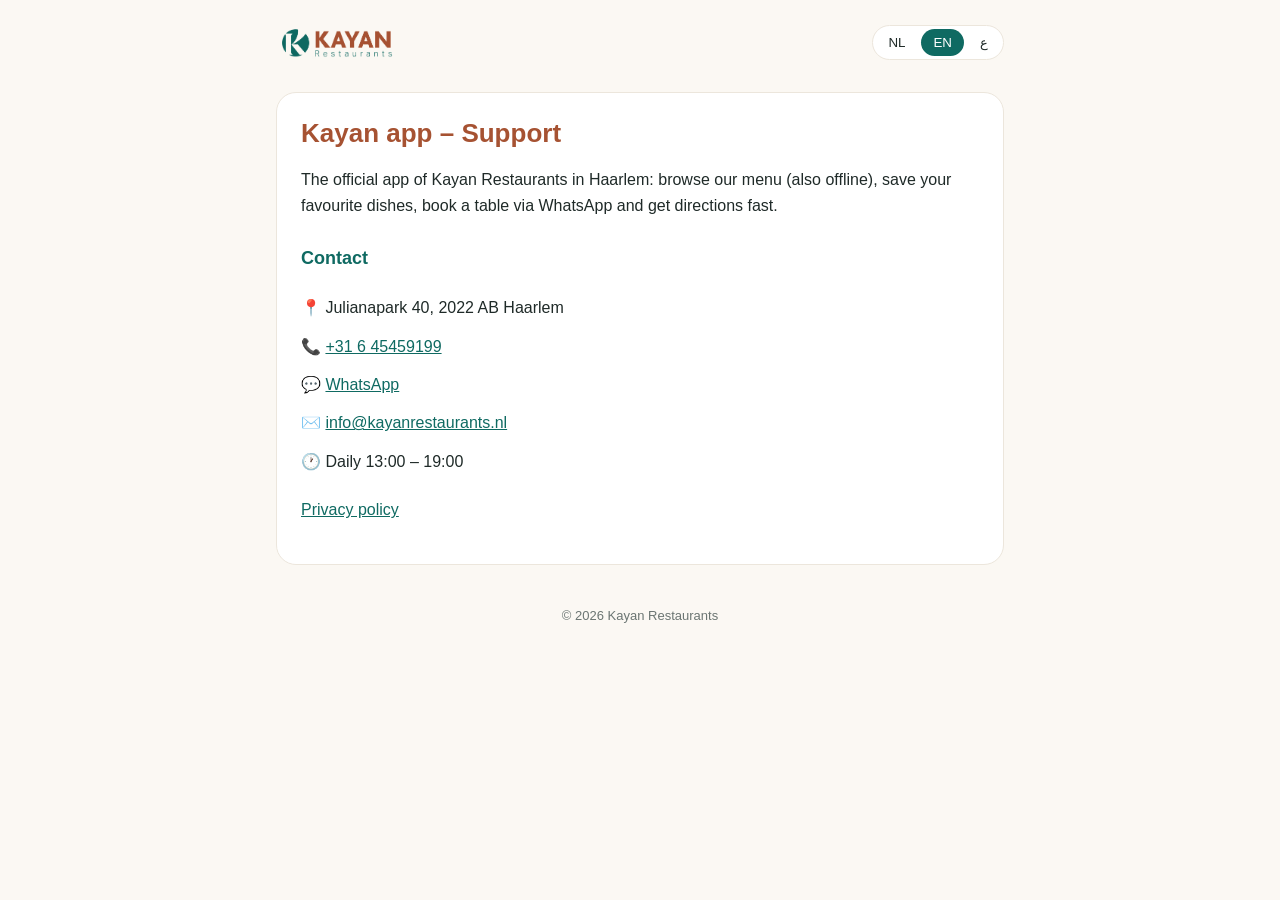
<file: index.html>
<!doctype html>
<html lang="nl">
<head>
<meta charset="utf-8">
<meta name="viewport" content="width=device-width, initial-scale=1">
<title>Kayan app · Support</title>
<link rel="icon" href="icon.png">
<link rel="stylesheet" href="style.css">
</head>
<body>
<header>
  <img src="logo.png" alt="Kayan Restaurants" class="logo">
  <nav class="langs"><button data-l="nl">NL</button><button data-l="en">EN</button><button data-l="ar">ع</button></nav>
</header>
<main>
<section data-lang="nl">
  <h1>Kayan app – Support</h1>
  <p>De officiële app van Kayan Restaurants in Haarlem: bekijk ons menu (ook offline), bewaar je favoriete gerechten, reserveer een tafel via WhatsApp en vind snel de route.</p>
  <h2>Contact</h2>
  <ul class="contact">
    <li>📍 Julianapark 40, 2022 AB Haarlem</li>
    <li>📞 <a href="tel:+31645459199">+31 6 45459199</a></li>
    <li>💬 <a href="https://wa.me/31645459199">WhatsApp</a></li>
    <li>✉️ <a href="mailto:info@kayanrestaurants.nl">info@kayanrestaurants.nl</a></li>
    <li>🕐 Dagelijks 13:00 – 19:00</li>
  </ul>
  <p><a href="privacy/">Privacybeleid</a></p>
</section>
<section data-lang="en" hidden>
  <h1>Kayan app – Support</h1>
  <p>The official app of Kayan Restaurants in Haarlem: browse our menu (also offline), save your favourite dishes, book a table via WhatsApp and get directions fast.</p>
  <h2>Contact</h2>
  <ul class="contact">
    <li>📍 Julianapark 40, 2022 AB Haarlem</li>
    <li>📞 <a href="tel:+31645459199">+31 6 45459199</a></li>
    <li>💬 <a href="https://wa.me/31645459199">WhatsApp</a></li>
    <li>✉️ <a href="mailto:info@kayanrestaurants.nl">info@kayanrestaurants.nl</a></li>
    <li>🕐 Daily 13:00 – 19:00</li>
  </ul>
  <p><a href="privacy/">Privacy policy</a></p>
</section>
<section data-lang="ar" dir="rtl" hidden>
  <h1>تطبيق كيان – الدعم</h1>
  <p>التطبيق الرسمي لمطاعم كيان في هارلم: تصفّح المنيو (حتى بدون إنترنت)، احفظ أطباقك المفضلة، احجز طاولة عبر واتساب واعرف الطريق بسرعة.</p>
  <h2>تواصل معنا</h2>
  <ul class="contact">
    <li>📍 Julianapark 40, 2022 AB Haarlem</li>
    <li>📞 <a href="tel:+31645459199" dir="ltr">+31 6 45459199</a></li>
    <li>💬 <a href="https://wa.me/31645459199">واتساب</a></li>
    <li>✉️ <a href="mailto:info@kayanrestaurants.nl">info@kayanrestaurants.nl</a></li>
    <li>🕐 يومياً 13:00 – 19:00</li>
  </ul>
  <p><a href="privacy/">سياسة الخصوصية</a></p>
</section>
</main>
<footer>© 2026 Kayan Restaurants</footer>
<script src="lang.js"></script>
</body>
</html>
</file>
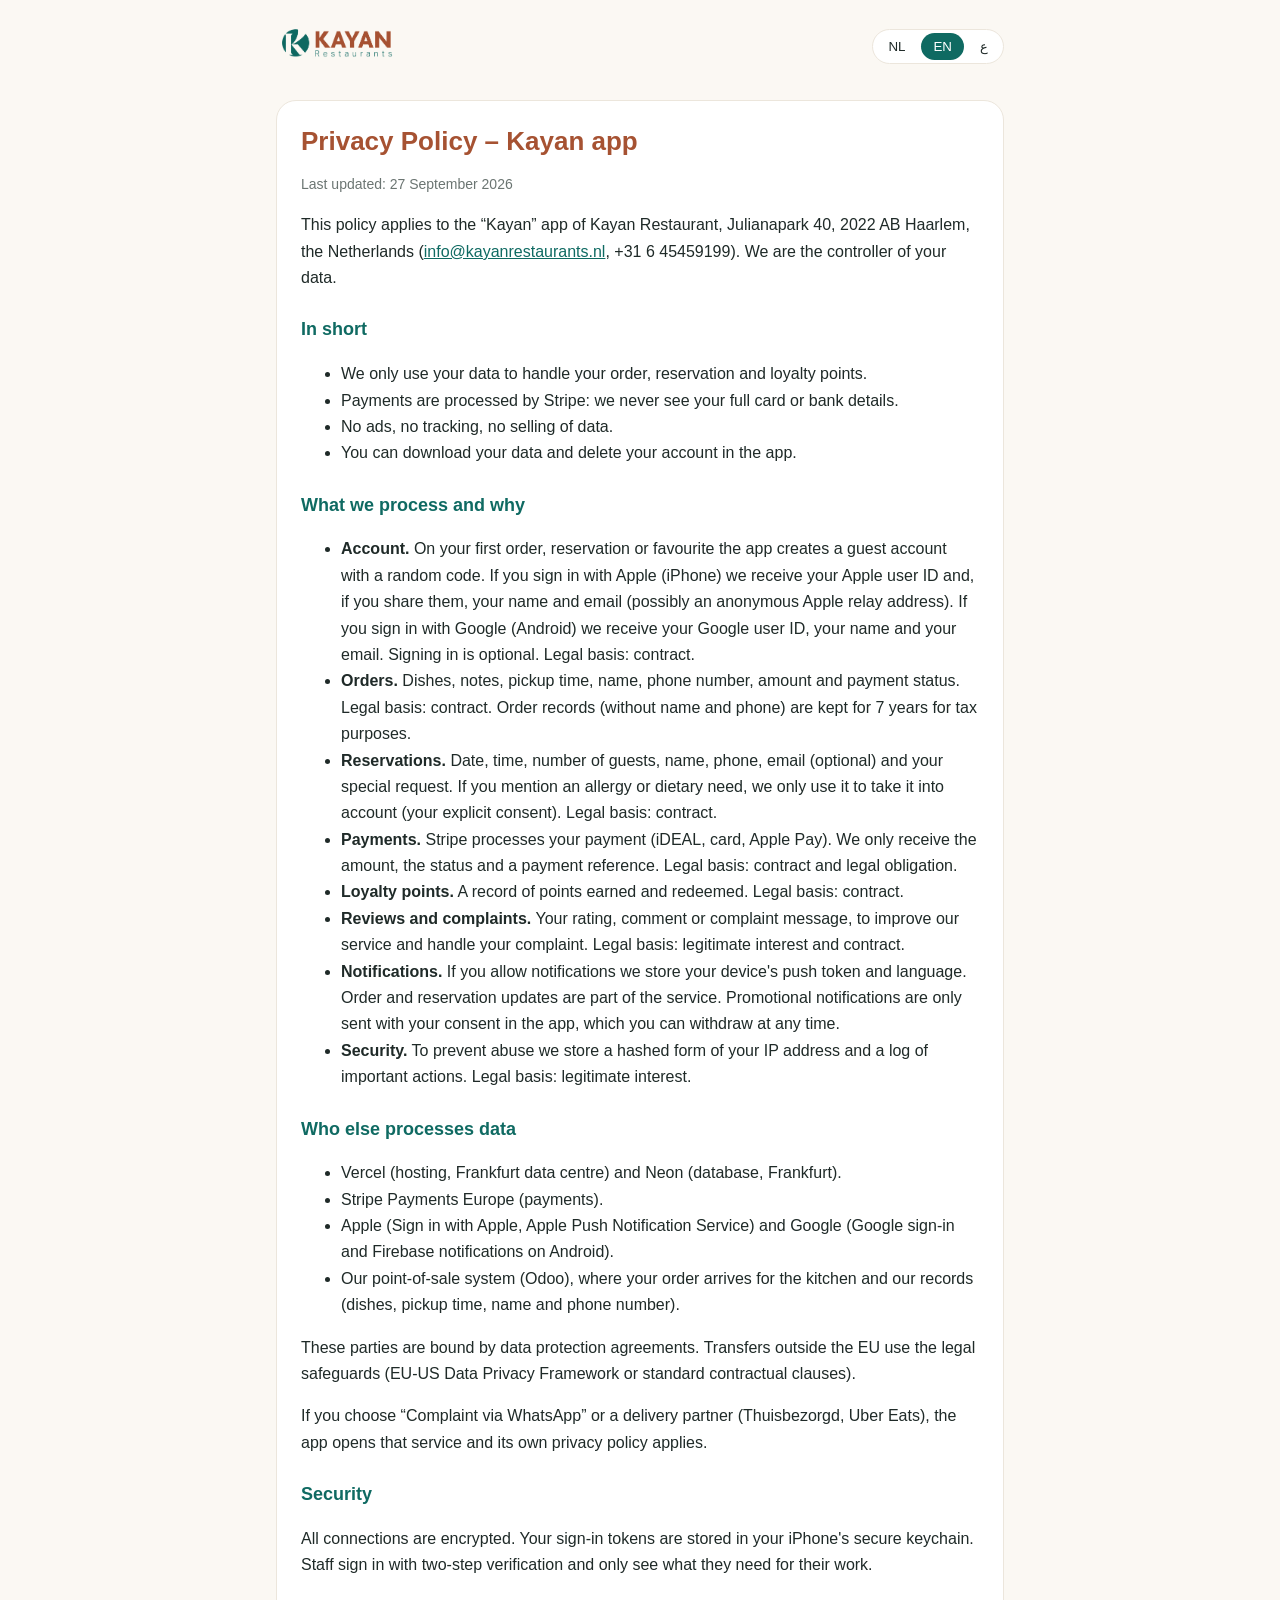
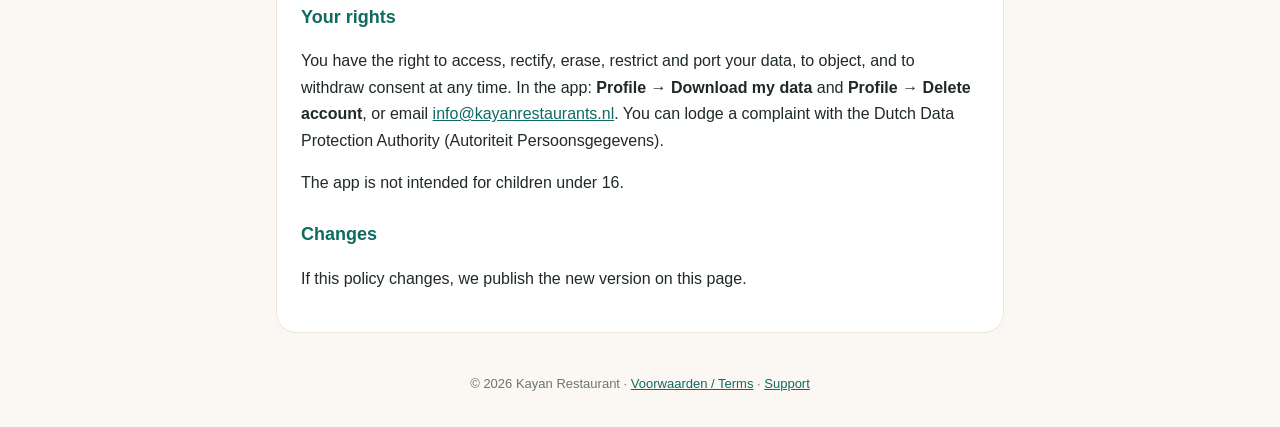
<file: privacy/index.html>
<!doctype html>
<html lang="nl">
<head>
<meta charset="utf-8">
<meta name="viewport" content="width=device-width, initial-scale=1">
<title>Privacybeleid · Kayan app</title>
<link rel="icon" href="../icon.png">
<link rel="stylesheet" href="../style.css">
</head>
<body>
<header>
  <a href="../"><img src="../logo.png" alt="Kayan Restaurants" class="logo"></a>
  <nav class="langs"><button data-l="nl">NL</button><button data-l="en">EN</button><button data-l="ar">ع</button></nav>
</header>
<main>

<section lang="nl" data-lang="nl">
  <h1>Privacybeleid – Kayan app </h1>
  <p class="muted">Laatst bijgewerkt: 27 september 2026</p>
  <p>Dit beleid geldt voor de app “Kayan” van Kayan Restaurant, Julianapark 40, 2022 AB Haarlem, Nederland (<a href="mailto:info@kayanrestaurants.nl">info@kayanrestaurants.nl</a>, +31 6 45459199). Wij zijn verantwoordelijk voor de verwerking van je gegevens.</p>

  <h2>Kort samengevat</h2>
  <ul>
    <li>We gebruiken je gegevens alleen om je bestelling, reservering en spaarpunten te regelen.</li>
    <li>Betalen gaat via Stripe: wij zien nooit je volledige kaart- of bankgegevens.</li>
    <li>Geen advertenties, geen tracking, geen verkoop van gegevens.</li>
    <li>In de app kun je je gegevens downloaden en je account verwijderen.</li>
  </ul>

  <h2>Welke gegevens en waarvoor</h2>
  <ul>
    <li><strong>Account.</strong> Bij je eerste bestelling, reservering of favoriet maakt de app een gastaccount met een willekeurige code. Log je in met Apple (iPhone), dan ontvangen we je Apple-gebruikers-ID en, als je dat deelt, je naam en e-mailadres (dat kan een anoniem doorstuuradres van Apple zijn). Log je in met Google (Android), dan ontvangen we je Google-gebruikers-ID, je naam en je e-mailadres. Inloggen is niet verplicht. Grondslag: uitvoering van de overeenkomst.</li>
    <li><strong>Bestellingen.</strong> Gerechten, opmerkingen, afhaaltijd, naam, telefoonnummer, bedrag en betaalstatus. Grondslag: overeenkomst. Bestelgegevens (zonder naam en telefoonnummer) bewaren we 7 jaar vanwege de fiscale bewaarplicht.</li>
    <li><strong>Reserveringen.</strong> Datum, tijd, aantal personen, naam, telefoonnummer, e-mail (optioneel) en je speciale verzoek. Vermeld je een allergie of dieetwens, dan gebruiken we die alleen om daar rekening mee te houden (je uitdrukkelijke toestemming). Grondslag: overeenkomst.</li>
    <li><strong>Betalingen.</strong> Stripe verwerkt je betaling (iDEAL, kaart, Apple Pay). Wij ontvangen alleen het bedrag, de status en een betaalreferentie. Grondslag: overeenkomst en wettelijke verplichting.</li>
    <li><strong>Spaarpunten.</strong> Een overzicht van gespaarde en ingewisselde punten. Grondslag: overeenkomst.</li>
    <li><strong>Beoordelingen en klachten.</strong> Je waardering, opmerking of klachtbericht, om onze service te verbeteren en je klacht af te handelen. Grondslag: gerechtvaardigd belang en overeenkomst.</li>
    <li><strong>Meldingen.</strong> Als je meldingen toestaat, bewaren we het meldingstoken van je toestel en je taal. Meldingen over je bestelling of reservering sturen we om de overeenkomst uit te voeren. Actiemeldingen sturen we alleen als je daar in de app toestemming voor geeft; je kunt dit altijd uitzetten.</li>
    <li><strong>Beveiliging.</strong> Om misbruik te voorkomen bewaren we een versleutelde (gehashte) vorm van je IP-adres en een logboek van belangrijke acties. Grondslag: gerechtvaardigd belang.</li>
  </ul>

  <h2>Wie de gegevens ook verwerken</h2>
  <ul>
    <li>Vercel (hosting, datacenter Frankfurt) en Neon (database, Frankfurt).</li>
    <li>Stripe Payments Europe (betalingen).</li>
    <li>Apple (inloggen met Apple, meldingen via Apple Push Notification Service) en Google (inloggen met Google en meldingen via Firebase op Android).</li>
    <li>Ons kassasysteem (Odoo), waar je bestelling voor de keuken en de administratie binnenkomt (bestelde gerechten, afhaaltijd, naam en telefoonnummer).</li>
  </ul>
  <p>Met deze partijen zijn afspraken gemaakt over de bescherming van je gegevens. Als gegevens buiten de EU komen, gebeurt dat met de wettelijke waarborgen (EU-US Data Privacy Framework of standaardcontractbepalingen).</p>
  <p>Kies je “Klacht via WhatsApp” of een bezorgpartner (Thuisbezorgd, Uber Eats), dan opent de app die dienst. Daarvoor geldt het privacybeleid van WhatsApp of van die partner.</p>

  <h2>Beveiliging</h2>
  <p>Alle verbindingen zijn versleuteld. Je inloggegevens staan in de beveiligde sleutelhanger van je iPhone. Medewerkers loggen in met tweestapsverificatie en zien alleen wat nodig is voor hun werk.</p>

  <h2>Je rechten</h2>
  <p>Je hebt recht op inzage, correctie, verwijdering, beperking, overdraagbaarheid en bezwaar, en je kunt toestemming altijd intrekken. In de app: <strong>Profiel → Mijn gegevens downloaden</strong> en <strong>Profiel → Account verwijderen</strong>. Je kunt ook mailen naar <a href="mailto:info@kayanrestaurants.nl">info@kayanrestaurants.nl</a>. Ben je het niet eens met hoe we met je gegevens omgaan, dan kun je een klacht indienen bij de Autoriteit Persoonsgegevens.</p>
  <p>De app is niet bedoeld voor kinderen jonger dan 16 jaar.</p>

  <h2>Wijzigingen</h2>
  <p>Als dit beleid verandert, publiceren we de nieuwe versie op deze pagina.</p>
</section>

<section lang="en" data-lang="en" hidden>
  <h1>Privacy Policy – Kayan app </h1>
  <p class="muted">Last updated: 27 September 2026</p>
  <p>This policy applies to the “Kayan” app of Kayan Restaurant, Julianapark 40, 2022 AB Haarlem, the Netherlands (<a href="mailto:info@kayanrestaurants.nl">info@kayanrestaurants.nl</a>, +31 6 45459199). We are the controller of your data.</p>
  <h2>In short</h2>
  <ul>
    <li>We only use your data to handle your order, reservation and loyalty points.</li>
    <li>Payments are processed by Stripe: we never see your full card or bank details.</li>
    <li>No ads, no tracking, no selling of data.</li>
    <li>You can download your data and delete your account in the app.</li>
  </ul>
  <h2>What we process and why</h2>
  <ul>
    <li><strong>Account.</strong> On your first order, reservation or favourite the app creates a guest account with a random code. If you sign in with Apple (iPhone) we receive your Apple user ID and, if you share them, your name and email (possibly an anonymous Apple relay address). If you sign in with Google (Android) we receive your Google user ID, your name and your email. Signing in is optional. Legal basis: contract.</li>
    <li><strong>Orders.</strong> Dishes, notes, pickup time, name, phone number, amount and payment status. Legal basis: contract. Order records (without name and phone) are kept for 7 years for tax purposes.</li>
    <li><strong>Reservations.</strong> Date, time, number of guests, name, phone, email (optional) and your special request. If you mention an allergy or dietary need, we only use it to take it into account (your explicit consent). Legal basis: contract.</li>
    <li><strong>Payments.</strong> Stripe processes your payment (iDEAL, card, Apple Pay). We only receive the amount, the status and a payment reference. Legal basis: contract and legal obligation.</li>
    <li><strong>Loyalty points.</strong> A record of points earned and redeemed. Legal basis: contract.</li>
    <li><strong>Reviews and complaints.</strong> Your rating, comment or complaint message, to improve our service and handle your complaint. Legal basis: legitimate interest and contract.</li>
    <li><strong>Notifications.</strong> If you allow notifications we store your device's push token and language. Order and reservation updates are part of the service. Promotional notifications are only sent with your consent in the app, which you can withdraw at any time.</li>
    <li><strong>Security.</strong> To prevent abuse we store a hashed form of your IP address and a log of important actions. Legal basis: legitimate interest.</li>
  </ul>
  <h2>Who else processes data</h2>
  <ul>
    <li>Vercel (hosting, Frankfurt data centre) and Neon (database, Frankfurt).</li>
    <li>Stripe Payments Europe (payments).</li>
    <li>Apple (Sign in with Apple, Apple Push Notification Service) and Google (Google sign-in and Firebase notifications on Android).</li>
    <li>Our point-of-sale system (Odoo), where your order arrives for the kitchen and our records (dishes, pickup time, name and phone number).</li>
  </ul>
  <p>These parties are bound by data protection agreements. Transfers outside the EU use the legal safeguards (EU-US Data Privacy Framework or standard contractual clauses).</p>
  <p>If you choose “Complaint via WhatsApp” or a delivery partner (Thuisbezorgd, Uber Eats), the app opens that service and its own privacy policy applies.</p>
  <h2>Security</h2>
  <p>All connections are encrypted. Your sign-in tokens are stored in your iPhone's secure keychain. Staff sign in with two-step verification and only see what they need for their work.</p>
  <h2>Your rights</h2>
  <p>You have the right to access, rectify, erase, restrict and port your data, to object, and to withdraw consent at any time. In the app: <strong>Profile → Download my data</strong> and <strong>Profile → Delete account</strong>, or email <a href="mailto:info@kayanrestaurants.nl">info@kayanrestaurants.nl</a>. You can lodge a complaint with the Dutch Data Protection Authority (Autoriteit Persoonsgegevens).</p>
  <p>The app is not intended for children under 16.</p>
  <h2>Changes</h2>
  <p>If this policy changes, we publish the new version on this page.</p>
</section>

<section lang="ar" data-lang="ar" dir="rtl" hidden>
  <h1>سياسة الخصوصية – تطبيق كيان </h1>
  <p class="muted">آخر تحديث: 27 سبتمبر 2026</p>
  <p>تنطبق هذه السياسة على تطبيق «كيان» التابع لمطعم كيان، Julianapark 40، 2022 AB هارلم، هولندا (<a href="mailto:info@kayanrestaurants.nl">info@kayanrestaurants.nl</a>، ‎+31 6 45459199). نحن المسؤولون عن معالجة بياناتك.</p>
  <h2>باختصار</h2>
  <ul>
    <li>نستخدم بياناتك فقط لتنفيذ طلبك وحجزك ونقاطك.</li>
    <li>الدفع يتم عبر Stripe، ولا نرى أبداً بيانات بطاقتك أو حسابك البنكي كاملة.</li>
    <li>لا إعلانات، لا تتبّع، ولا بيع للبيانات.</li>
    <li>يمكنك تنزيل بياناتك وحذف حسابك من داخل التطبيق.</li>
  </ul>
  <h2>ما البيانات ولماذا</h2>
  <ul>
    <li><strong>الحساب:</strong> عند أول طلب أو حجز أو إضافة للمفضلة ينشئ التطبيق حساب ضيف برمز عشوائي. إذا سجّلت الدخول بحساب آبل (آيفون) نستلم معرّف آبل الخاص بك، واسمك وبريدك إن اخترت مشاركتهما (وقد يكون بريداً مخفياً من آبل). وإذا سجّلت الدخول بحساب Google (أندرويد) نستلم معرّف Google الخاص بك واسمك وبريدك. تسجيل الدخول اختياري. الأساس: تنفيذ الاتفاق.</li>
    <li><strong>الطلبات:</strong> الأطباق والملاحظات ووقت الاستلام والاسم ورقم الجوال والمبلغ وحالة الدفع. الأساس: الاتفاق. نحتفظ بسجل الطلب (بدون الاسم والرقم) 7 سنوات لالتزامات الضرائب.</li>
    <li><strong>الحجوزات:</strong> التاريخ والوقت وعدد الأشخاص والاسم والجوال والبريد (اختياري) وطلبك الخاص. إذا ذكرت حساسية أو نظاماً غذائياً نستخدمه فقط لمراعاته (بموافقتك الصريحة). الأساس: الاتفاق.</li>
    <li><strong>المدفوعات:</strong> تعالج Stripe الدفع (iDEAL أو البطاقة أو Apple Pay)، ونستلم فقط المبلغ والحالة ومرجع الدفع. الأساس: الاتفاق والالتزام القانوني.</li>
    <li><strong>النقاط:</strong> سجل النقاط المكتسبة والمستخدمة. الأساس: الاتفاق.</li>
    <li><strong>التقييمات والشكاوى:</strong> تقييمك أو تعليقك أو رسالة الشكوى، لتحسين خدمتنا ومعالجة شكواك. الأساس: المصلحة المشروعة والاتفاق.</li>
    <li><strong>الإشعارات:</strong> إذا سمحت بالإشعارات نحفظ رمز الإشعارات لجهازك ولغتك. إشعارات الطلب والحجز جزء من الخدمة، أما إشعارات العروض فلا نرسلها إلا بموافقتك داخل التطبيق، ويمكنك إلغاؤها متى شئت.</li>
    <li><strong>الأمان:</strong> لمنع إساءة الاستخدام نحفظ صيغة مشفّرة (hash) من عنوان IP وسجلاً بالعمليات المهمة. الأساس: المصلحة المشروعة.</li>
  </ul>
  <h2>جهات أخرى تعالج البيانات</h2>
  <ul>
    <li>Vercel (الاستضافة، مركز بيانات فرانكفورت) و Neon (قاعدة البيانات، فرانكفورت).</li>
    <li>Stripe Payments Europe (المدفوعات).</li>
    <li>آبل (الدخول بحساب آبل وإشعارات APNs) وقوقل (الدخول بحساب Google وإشعارات Firebase على أندرويد).</li>
    <li>نظام الكاشير لدينا (Odoo)، حيث يصل طلبك للمطبخ والسجلات (الأطباق، وقت الاستلام، الاسم ورقم الجوال).</li>
  </ul>
  <p>هذه الجهات ملتزمة باتفاقيات لحماية البيانات، وأي نقل خارج الاتحاد الأوروبي يتم بالضمانات القانونية.</p>
  <p>إذا اخترت «شكوى عبر واتساب» أو أحد شركاء التوصيل (Thuisbezorgd أو Uber Eats) يفتح التطبيق تلك الخدمة، وتنطبق سياسة الخصوصية الخاصة بها.</p>
  <h2>الأمان</h2>
  <p>كل الاتصالات مشفّرة، وبيانات دخولك محفوظة في سلسلة المفاتيح الآمنة في الآيفون، والموظفون يدخلون بالتحقق بخطوتين ولا يرون إلا ما يحتاجونه لعملهم.</p>
  <h2>حقوقك</h2>
  <p>لك حق الاطلاع والتصحيح والحذف وتقييد المعالجة ونقل البيانات والاعتراض وسحب الموافقة في أي وقت. من التطبيق: <strong>حسابي ← تنزيل بياناتي</strong> و<strong>حسابي ← حذف الحساب</strong>، أو راسلنا على <a href="mailto:info@kayanrestaurants.nl">info@kayanrestaurants.nl</a>. ويمكنك تقديم شكوى لهيئة حماية البيانات الهولندية (Autoriteit Persoonsgegevens).</p>
  <p>التطبيق غير موجّه للأطفال دون 16 سنة.</p>
  <h2>التعديلات</h2>
  <p>عند تعديل هذه السياسة سننشر النسخة الجديدة في هذه الصفحة.</p>
</section>

</main>
<footer>© 2026 Kayan Restaurant · <a href="../terms/">Voorwaarden / Terms</a> · <a href="../">Support</a></footer>
<script src="../lang.js"></script>
</body>
</html>
</file>
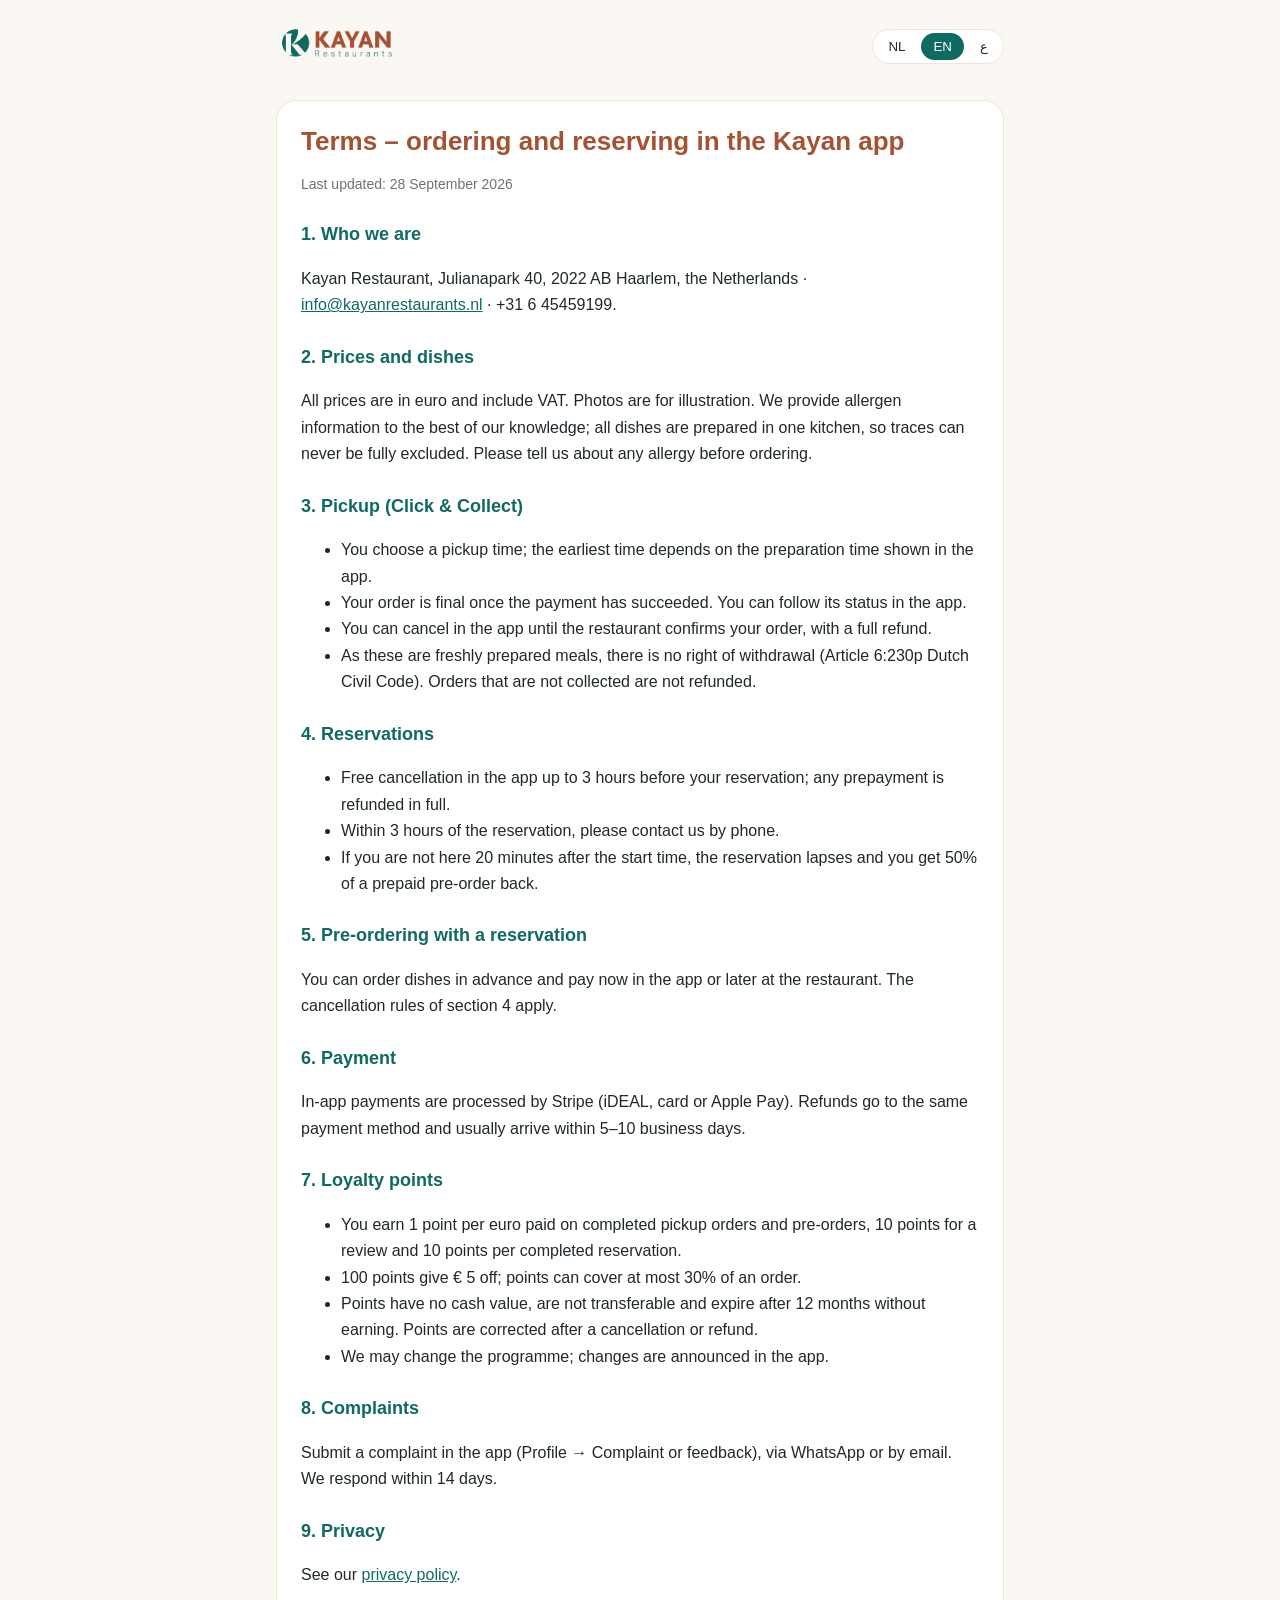
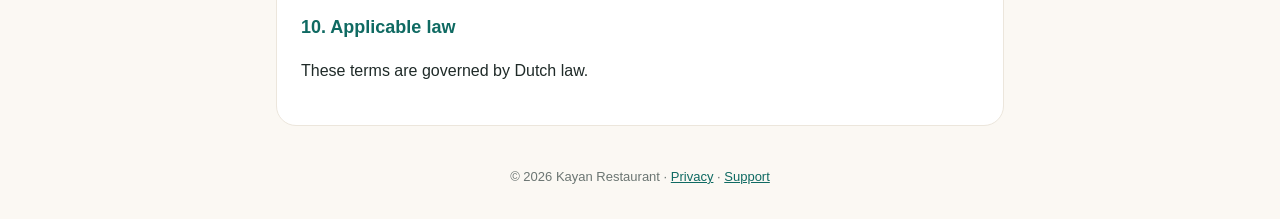
<file: terms/index.html>
<!doctype html>
<html lang="nl">
<head>
<meta charset="utf-8">
<meta name="viewport" content="width=device-width, initial-scale=1">
<title>Voorwaarden · Kayan app</title>
<link rel="icon" href="../icon.png">
<link rel="stylesheet" href="../style.css">
</head>
<body>
<header>
  <a href="../"><img src="../logo.png" alt="Kayan Restaurants" class="logo"></a>
  <nav class="langs"><button data-l="nl">NL</button><button data-l="en">EN</button><button data-l="ar">ع</button></nav>
</header>
<main>

<section lang="nl" data-lang="nl">
  <h1>Voorwaarden – bestellen en reserveren via de Kayan app</h1>
  <p class="muted">Laatst bijgewerkt: 28 september 2026</p>
  <h2>1. Wie zijn wij</h2>
  <p>Kayan Restaurant, Julianapark 40, 2022 AB Haarlem · <a href="mailto:info@kayanrestaurants.nl">info@kayanrestaurants.nl</a> · +31 6 45459199.</p>
  <h2>2. Prijzen en gerechten</h2>
  <p>Alle prijzen zijn in euro en inclusief btw. Foto's zijn ter illustratie. Allergeneninformatie geven we naar beste weten; alle gerechten worden in één keuken bereid, dus sporen van allergenen zijn nooit volledig uit te sluiten. Heb je een allergie, meld het ons dan vóór het bestellen.</p>
  <h2>3. Afhalen (Click &amp; Collect)</h2>
  <ul>
    <li>Je kiest een afhaaltijd; de vroegste tijd hangt af van de bereidingstijd in de app.</li>
    <li>Je bestelling is definitief zodra de betaling is gelukt. Je ontvangt de status in de app.</li>
    <li>Annuleren kan in de app zolang het restaurant je bestelling nog niet heeft bevestigd; je krijgt dan het volledige bedrag terug.</li>
    <li>Omdat het om vers bereide maaltijden gaat, geldt er geen herroepingsrecht (artikel 6:230p BW). Een bestelling die niet wordt opgehaald, wordt niet terugbetaald.</li>
  </ul>
  <h2>4. Reserveren</h2>
  <ul>
    <li>Gratis annuleren kan in de app tot 3 uur vóór je reservering; een vooruitbetaling krijg je dan volledig terug.</li>
    <li>Binnen 3 uur voor de reservering kun je telefonisch contact met ons opnemen.</li>
    <li>Ben je 20 minuten na de starttijd niet aanwezig, dan vervalt de reservering. Van een vooraf betaalde vooruitbestelling krijg je dan 50% terug.</li>
  </ul>
  <h2>5. Vooruitbestellen bij een reservering</h2>
  <p>Je kunt gerechten vooraf bestellen en kiezen om nu in de app of later in het restaurant te betalen. Voor annuleren gelden de regels van artikel 4.</p>
  <h2>6. Betalen</h2>
  <p>Betalen in de app gaat via Stripe (iDEAL, creditcard of Apple Pay). Terugbetalingen gaan naar hetzelfde betaalmiddel en staan meestal binnen 5–10 werkdagen op je rekening.</p>
  <h2>7. Spaarpunten</h2>
  <ul>
    <li>Je spaart 1 punt per betaalde euro bij afgeronde afhaal- en vooruitbestellingen, 10 punten voor een beoordeling en 10 punten per afgeronde reservering.</li>
    <li>100 punten geven € 5 korting; je kunt maximaal 30% van een bestelling met punten betalen.</li>
    <li>Punten hebben geen geldwaarde, zijn niet overdraagbaar en vervallen als je 12 maanden geen punten spaart. Bij annulering of terugbetaling worden punten gecorrigeerd.</li>
    <li>We kunnen het spaarprogramma aanpassen; wijzigingen melden we in de app.</li>
  </ul>
  <h2>8. Klachten</h2>
  <p>Een klacht kun je in de app indienen (Profiel → Klacht of feedback), via WhatsApp of per e-mail. We reageren binnen 14 dagen.</p>
  <h2>9. Privacy</h2>
  <p>Hoe we met je gegevens omgaan staat in ons <a href="../privacy/">privacybeleid</a>.</p>
  <h2>10. Toepasselijk recht</h2>
  <p>Op deze voorwaarden is Nederlands recht van toepassing.</p>
</section>

<section lang="en" data-lang="en" hidden>
  <h1>Terms – ordering and reserving in the Kayan app</h1>
  <p class="muted">Last updated: 28 September 2026</p>
  <h2>1. Who we are</h2>
  <p>Kayan Restaurant, Julianapark 40, 2022 AB Haarlem, the Netherlands · <a href="mailto:info@kayanrestaurants.nl">info@kayanrestaurants.nl</a> · +31 6 45459199.</p>
  <h2>2. Prices and dishes</h2>
  <p>All prices are in euro and include VAT. Photos are for illustration. We provide allergen information to the best of our knowledge; all dishes are prepared in one kitchen, so traces can never be fully excluded. Please tell us about any allergy before ordering.</p>
  <h2>3. Pickup (Click &amp; Collect)</h2>
  <ul>
    <li>You choose a pickup time; the earliest time depends on the preparation time shown in the app.</li>
    <li>Your order is final once the payment has succeeded. You can follow its status in the app.</li>
    <li>You can cancel in the app until the restaurant confirms your order, with a full refund.</li>
    <li>As these are freshly prepared meals, there is no right of withdrawal (Article 6:230p Dutch Civil Code). Orders that are not collected are not refunded.</li>
  </ul>
  <h2>4. Reservations</h2>
  <ul>
    <li>Free cancellation in the app up to 3 hours before your reservation; any prepayment is refunded in full.</li>
    <li>Within 3 hours of the reservation, please contact us by phone.</li>
    <li>If you are not here 20 minutes after the start time, the reservation lapses and you get 50% of a prepaid pre-order back.</li>
  </ul>
  <h2>5. Pre-ordering with a reservation</h2>
  <p>You can order dishes in advance and pay now in the app or later at the restaurant. The cancellation rules of section 4 apply.</p>
  <h2>6. Payment</h2>
  <p>In-app payments are processed by Stripe (iDEAL, card or Apple Pay). Refunds go to the same payment method and usually arrive within 5–10 business days.</p>
  <h2>7. Loyalty points</h2>
  <ul>
    <li>You earn 1 point per euro paid on completed pickup orders and pre-orders, 10 points for a review and 10 points per completed reservation.</li>
    <li>100 points give € 5 off; points can cover at most 30% of an order.</li>
    <li>Points have no cash value, are not transferable and expire after 12 months without earning. Points are corrected after a cancellation or refund.</li>
    <li>We may change the programme; changes are announced in the app.</li>
  </ul>
  <h2>8. Complaints</h2>
  <p>Submit a complaint in the app (Profile → Complaint or feedback), via WhatsApp or by email. We respond within 14 days.</p>
  <h2>9. Privacy</h2>
  <p>See our <a href="../privacy/">privacy policy</a>.</p>
  <h2>10. Applicable law</h2>
  <p>These terms are governed by Dutch law.</p>
</section>

<section lang="ar" data-lang="ar" dir="rtl" hidden>
  <h1>الشروط – الطلب والحجز عبر تطبيق كيان</h1>
  <p class="muted">آخر تحديث: 25 سبتمبر 2026</p>
  <h2>1. من نحن</h2>
  <p>مطعم كيان، Julianapark 40، 2022 AB هارلم، هولندا · <a href="mailto:info@kayanrestaurants.nl">info@kayanrestaurants.nl</a> · ‎+31 6 45459199.</p>
  <h2>2. الأسعار والأطباق</h2>
  <p>كل الأسعار باليورو وشاملة الضريبة، والصور للتوضيح. نقدّم معلومات مسببات الحساسية بحسب علمنا، وتُحضَّر كل الأطباق في مطبخ واحد فلا يمكن استبعاد الآثار تماماً. أخبرنا بأي حساسية قبل الطلب.</p>
  <h2>3. الطلب والاستلام من المطعم</h2>
  <ul>
    <li>تختار وقت الاستلام، وأقرب وقت يعتمد على مدة التحضير الظاهرة في التطبيق.</li>
    <li>يصبح الطلب نهائياً بعد نجاح الدفع، وتتابع حالته في التطبيق.</li>
    <li>يمكنك الإلغاء من التطبيق قبل أن يؤكد المطعم طلبك، مع استرداد المبلغ كاملاً.</li>
    <li>لأن الوجبات تُحضَّر طازجة لا ينطبق حق التراجع (المادة 6:230p من القانون المدني الهولندي)، ولا يُسترد مبلغ الطلب الذي لا يُستلم.</li>
  </ul>
  <h2>4. الحجوزات</h2>
  <ul>
    <li>الإلغاء مجاني من التطبيق حتى 3 ساعات قبل الموعد، ويُسترد أي مبلغ مدفوع مسبقاً بالكامل.</li>
    <li>خلال الساعات الثلاث قبل الموعد تواصل معنا هاتفياً.</li>
    <li>إذا لم تحضر خلال 20 دقيقة من بداية الموعد يُلغى الحجز، ويُسترد 50٪ من الطلب المسبق المدفوع.</li>
  </ul>
  <h2>5. الطلب المسبق مع الحجز</h2>
  <p>يمكنك طلب الأطباق مسبقاً والدفع الآن في التطبيق أو لاحقاً في المطعم، وتنطبق قواعد الإلغاء في البند 4.</p>
  <h2>6. الدفع</h2>
  <p>الدفع داخل التطبيق عبر Stripe (iDEAL أو البطاقة أو Apple Pay)، وتعود المبالغ المستردة لنفس وسيلة الدفع خلال 5–10 أيام عمل عادةً.</p>
  <h2>7. النقاط</h2>
  <ul>
    <li>تكسب نقطة لكل يورو مدفوع في طلبات الاستلام والطلبات المسبقة المكتملة، و10 نقاط للتقييم، و10 نقاط لكل حجز مكتمل.</li>
    <li>كل 100 نقطة = خصم 5 يورو، وبحد أقصى 30٪ من قيمة الطلب.</li>
    <li>النقاط ليس لها قيمة نقدية، ولا تُنقل لغيرك، وتنتهي إذا لم تكسب نقاطاً خلال 12 شهراً، وتُعدَّل عند الإلغاء أو الاسترداد.</li>
    <li>قد نعدّل برنامج النقاط ونعلن التعديلات في التطبيق.</li>
  </ul>
  <h2>8. الشكاوى</h2>
  <p>قدّم شكواك من التطبيق (حسابي ← شكوى أو ملاحظة) أو عبر واتساب أو البريد، ونرد خلال 14 يوماً.</p>
  <h2>9. الخصوصية</h2>
  <p>راجع <a href="../privacy/">سياسة الخصوصية</a>.</p>
  <h2>10. القانون المطبق</h2>
  <p>تخضع هذه الشروط للقانون الهولندي.</p>
</section>

</main>
<footer>© 2026 Kayan Restaurant · <a href="../privacy/">Privacy</a> · <a href="../">Support</a></footer>
<script src="../lang.js"></script>
</body>
</html>
</file>
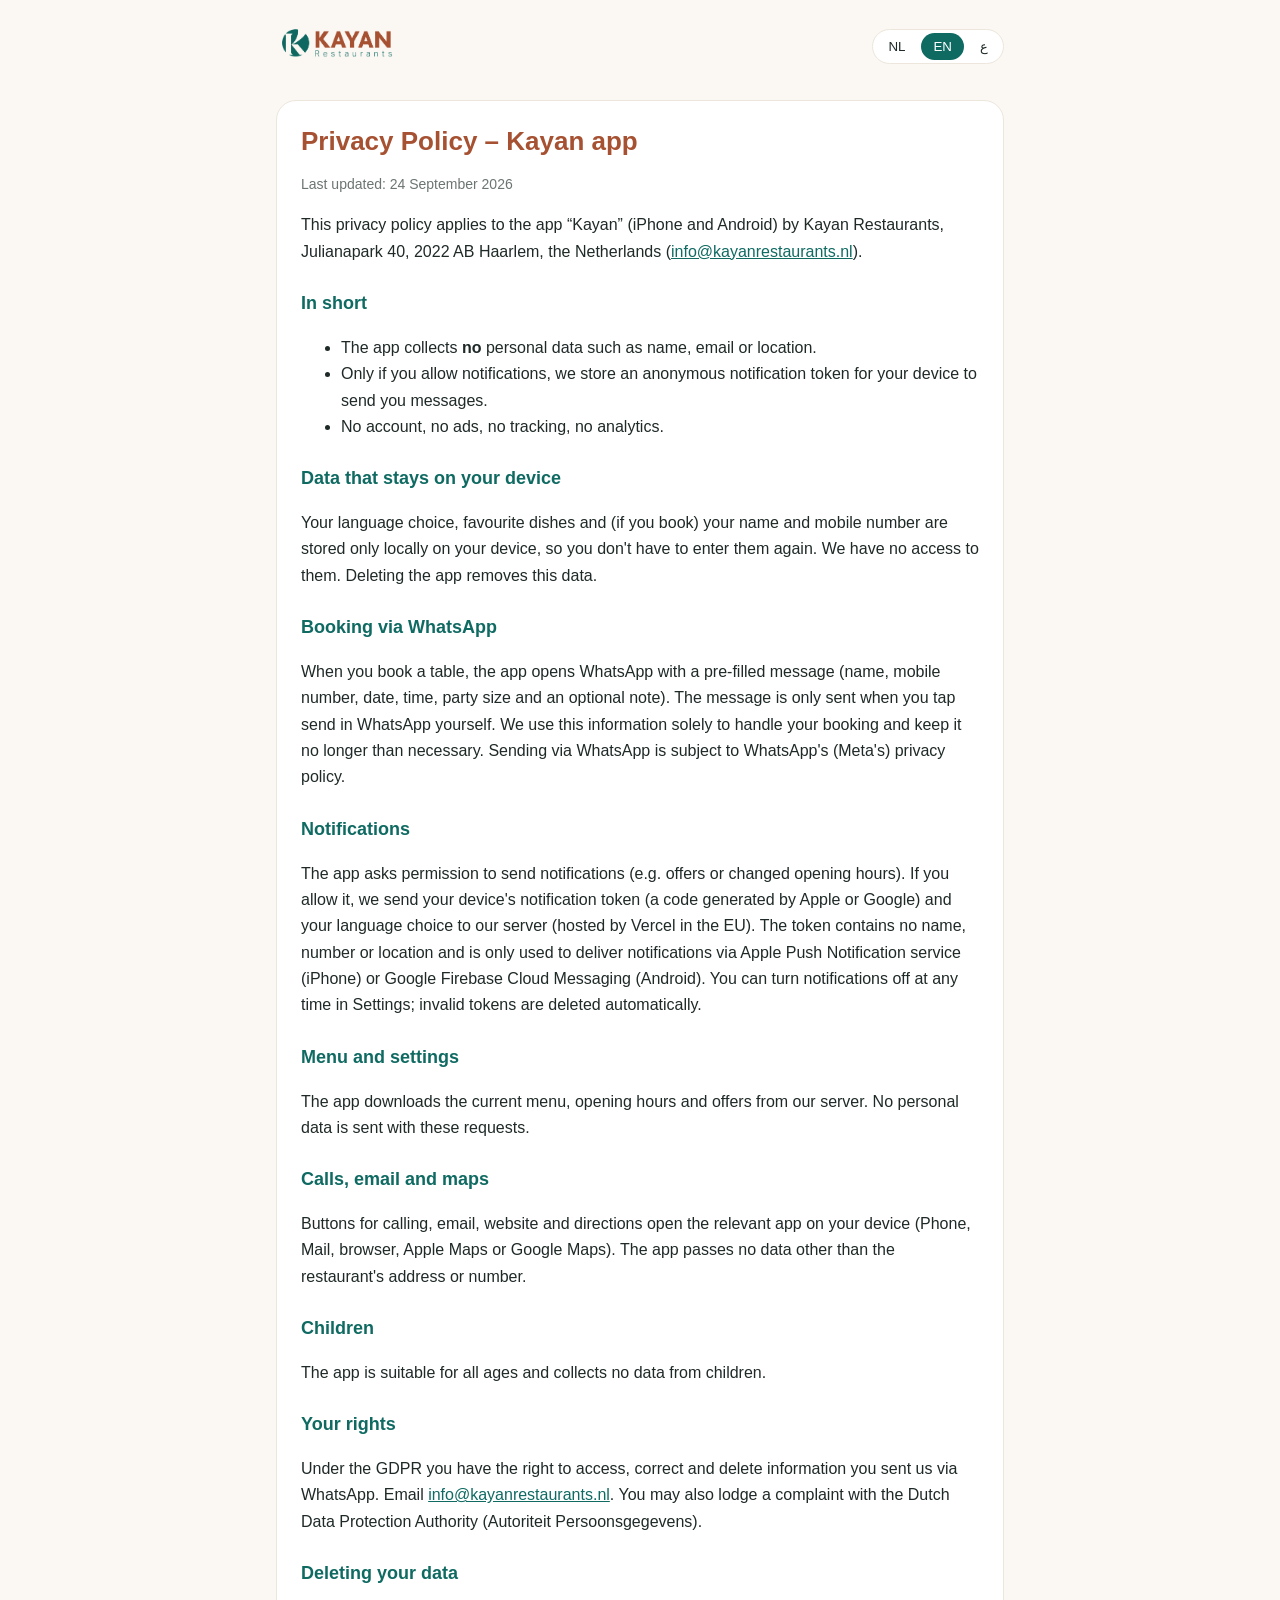
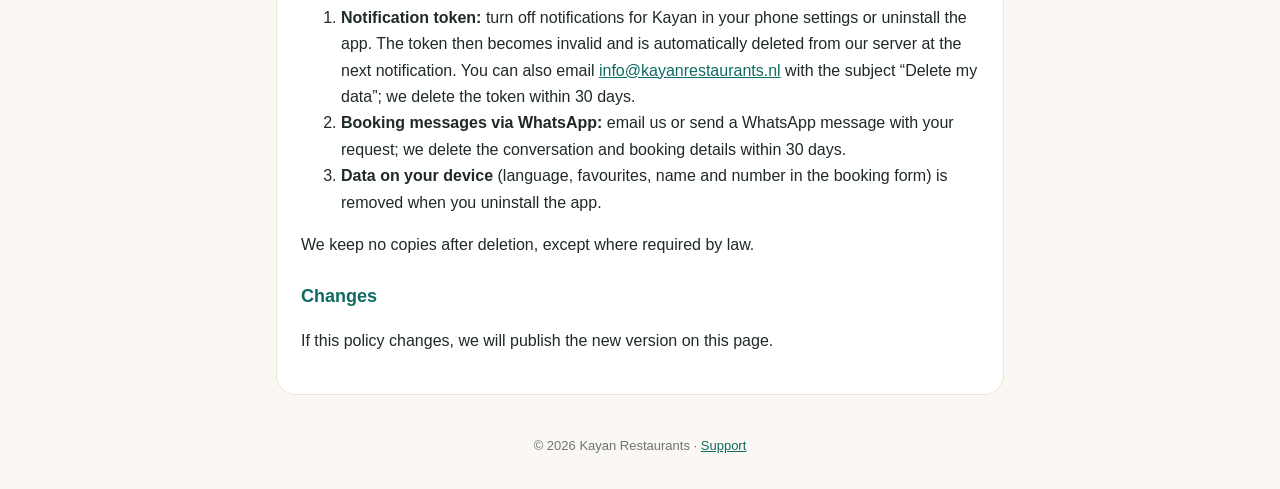
<file: privacy/v1/index.html>
<!doctype html>
<html lang="nl">
<head>
<meta charset="utf-8">
<meta name="viewport" content="width=device-width, initial-scale=1">
<title>Privacybeleid · Kayan app</title>
<link rel="icon" href="../../icon.png">
<link rel="stylesheet" href="../../style.css">
</head>
<body>
<header>
  <a href="../../"><img src="../../logo.png" alt="Kayan Restaurants" class="logo"></a>
  <nav class="langs"><button data-l="nl">NL</button><button data-l="en">EN</button><button data-l="ar">ع</button></nav>
</header>
<main>

<section lang="nl" data-lang="nl">
  <h1>Privacybeleid – Kayan app</h1>
  <p class="muted">Laatst bijgewerkt: 24 september 2026</p>
  <p>Dit privacybeleid geldt voor de app “Kayan” (iPhone en Android) van Kayan Restaurants, Julianapark 40, 2022 AB Haarlem, Nederland (<a href="mailto:info@kayanrestaurants.nl">info@kayanrestaurants.nl</a>).</p>
  <h2>Kort samengevat</h2>
  <ul>
    <li>De app verzamelt <strong>geen</strong> persoonsgegevens zoals naam, e-mail of locatie.</li>
    <li>Alleen als je meldingen toestaat, bewaren we een anoniem meldingstoken van je toestel om je berichten te sturen.</li>
    <li>Geen account, geen advertenties, geen tracking, geen analytics.</li>
  </ul>
  <h2>Gegevens die alleen op je toestel blijven</h2>
  <p>Je taalkeuze, je favoriete gerechten en (als je reserveert) je naam en mobiele nummer worden alleen lokaal op je toestel bewaard, zodat je ze de volgende keer niet opnieuw hoeft in te vullen. Wij hebben hier geen toegang toe. Door de app te verwijderen worden deze gegevens gewist.</p>
  <h2>Reserveren via WhatsApp</h2>
  <p>Als je een tafel reserveert, opent de app WhatsApp met een ingevuld bericht (naam, mobiel nummer, datum, tijd, aantal personen en eventueel een opmerking). Het bericht wordt pas verstuurd als jij zelf in WhatsApp op verzenden tikt. Wij gebruiken deze gegevens uitsluitend om je reservering te behandelen en bewaren ze niet langer dan daarvoor nodig is. Op het versturen via WhatsApp is het privacybeleid van WhatsApp (Meta) van toepassing.</p>
  <h2>Meldingen</h2>
  <p>De app vraagt toestemming voor meldingen (bijv. aanbiedingen of gewijzigde openingstijden). Als je toestemming geeft, sturen we het meldingstoken van je toestel (een door Apple of Google gegenereerde code) en je taalkeuze naar onze server (gehost bij Vercel in de EU). Dit token bevat geen naam, nummer of locatie en wordt alleen gebruikt om meldingen te versturen via Apple Push Notification service (iPhone) of Firebase Cloud Messaging van Google (Android). Je kunt meldingen altijd uitzetten in Instellingen; ongeldige tokens verwijderen we automatisch.</p>
  <h2>Menu en instellingen</h2>
  <p>De app haalt het actuele menu, openingstijden en aanbiedingen op van onze server. Daarbij worden geen persoonsgegevens meegestuurd.</p>
  <h2>Bellen, e-mail en kaarten</h2>
  <p>Knoppen voor bellen, e-mail, website en route openen de betreffende app op je toestel (Telefoon, Mail, browser, Apple Kaarten of Google Maps). De app geeft daarbij geen gegevens door behalve het adres of nummer van het restaurant.</p>
  <h2>Kinderen</h2>
  <p>De app is geschikt voor alle leeftijden en verzamelt geen gegevens van kinderen.</p>
  <h2>Je rechten</h2>
  <p>Op grond van de AVG heb je recht op inzage, correctie en verwijdering van gegevens die je ons via WhatsApp hebt gestuurd. Mail ons via <a href="mailto:info@kayanrestaurants.nl">info@kayanrestaurants.nl</a>. Je kunt ook een klacht indienen bij de Autoriteit Persoonsgegevens.</p>
  <h2 id="verwijderen">Je gegevens laten verwijderen</h2>
  <ol>
    <li><strong>Meldingstoken:</strong> zet meldingen voor Kayan uit in de instellingen van je telefoon of verwijder de app. Het token wordt dan ongeldig en automatisch van onze server verwijderd bij de volgende melding. Je kunt ook mailen naar <a href="mailto:info@kayanrestaurants.nl?subject=Verwijder%20mijn%20gegevens">info@kayanrestaurants.nl</a> met als onderwerp “Verwijder mijn gegevens”; we verwijderen het token dan binnen 30 dagen.</li>
    <li><strong>Reserveringsberichten via WhatsApp:</strong> mail ons of stuur een WhatsApp-bericht met het verzoek; we verwijderen het gesprek en de reserveringsgegevens binnen 30 dagen.</li>
    <li><strong>Gegevens op je toestel</strong> (taal, favorieten, naam en nummer in het reserveringsformulier) verwijder je zelf door de app te verwijderen.</li>
  </ol>
  <p>We bewaren na verwijdering geen kopieën, behalve wanneer de wet dat vereist.</p>
  <h2>Wijzigingen</h2>
  <p>Als dit beleid verandert, publiceren we de nieuwe versie op deze pagina.</p>
</section>

<section lang="en" data-lang="en" hidden>
  <h1>Privacy Policy – Kayan app</h1>
  <p class="muted">Last updated: 24 September 2026</p>
  <p>This privacy policy applies to the app “Kayan” (iPhone and Android) by Kayan Restaurants, Julianapark 40, 2022 AB Haarlem, the Netherlands (<a href="mailto:info@kayanrestaurants.nl">info@kayanrestaurants.nl</a>).</p>
  <h2>In short</h2>
  <ul>
    <li>The app collects <strong>no</strong> personal data such as name, email or location.</li>
    <li>Only if you allow notifications, we store an anonymous notification token for your device to send you messages.</li>
    <li>No account, no ads, no tracking, no analytics.</li>
  </ul>
  <h2>Data that stays on your device</h2>
  <p>Your language choice, favourite dishes and (if you book) your name and mobile number are stored only locally on your device, so you don't have to enter them again. We have no access to them. Deleting the app removes this data.</p>
  <h2>Booking via WhatsApp</h2>
  <p>When you book a table, the app opens WhatsApp with a pre-filled message (name, mobile number, date, time, party size and an optional note). The message is only sent when you tap send in WhatsApp yourself. We use this information solely to handle your booking and keep it no longer than necessary. Sending via WhatsApp is subject to WhatsApp's (Meta's) privacy policy.</p>
  <h2>Notifications</h2>
  <p>The app asks permission to send notifications (e.g. offers or changed opening hours). If you allow it, we send your device's notification token (a code generated by Apple or Google) and your language choice to our server (hosted by Vercel in the EU). The token contains no name, number or location and is only used to deliver notifications via Apple Push Notification service (iPhone) or Google Firebase Cloud Messaging (Android). You can turn notifications off at any time in Settings; invalid tokens are deleted automatically.</p>
  <h2>Menu and settings</h2>
  <p>The app downloads the current menu, opening hours and offers from our server. No personal data is sent with these requests.</p>
  <h2>Calls, email and maps</h2>
  <p>Buttons for calling, email, website and directions open the relevant app on your device (Phone, Mail, browser, Apple Maps or Google Maps). The app passes no data other than the restaurant's address or number.</p>
  <h2>Children</h2>
  <p>The app is suitable for all ages and collects no data from children.</p>
  <h2>Your rights</h2>
  <p>Under the GDPR you have the right to access, correct and delete information you sent us via WhatsApp. Email <a href="mailto:info@kayanrestaurants.nl">info@kayanrestaurants.nl</a>. You may also lodge a complaint with the Dutch Data Protection Authority (Autoriteit Persoonsgegevens).</p>
  <h2 id="delete">Deleting your data</h2>
  <ol>
    <li><strong>Notification token:</strong> turn off notifications for Kayan in your phone settings or uninstall the app. The token then becomes invalid and is automatically deleted from our server at the next notification. You can also email <a href="mailto:info@kayanrestaurants.nl?subject=Delete%20my%20data">info@kayanrestaurants.nl</a> with the subject “Delete my data”; we delete the token within 30 days.</li>
    <li><strong>Booking messages via WhatsApp:</strong> email us or send a WhatsApp message with your request; we delete the conversation and booking details within 30 days.</li>
    <li><strong>Data on your device</strong> (language, favourites, name and number in the booking form) is removed when you uninstall the app.</li>
  </ol>
  <p>We keep no copies after deletion, except where required by law.</p>
  <h2>Changes</h2>
  <p>If this policy changes, we will publish the new version on this page.</p>
</section>

<section lang="ar" dir="rtl" data-lang="ar" hidden>
  <h1>سياسة الخصوصية – تطبيق كيان</h1>
  <p class="muted">آخر تحديث: 24 سبتمبر 2026</p>
  <p>تنطبق هذه السياسة على تطبيق «كيان» (آيفون وأندرويد) التابع لمطاعم كيان، Julianapark 40, 2022 AB Haarlem، هولندا (<a href="mailto:info@kayanrestaurants.nl">info@kayanrestaurants.nl</a>).</p>
  <h2>باختصار</h2>
  <ul>
    <li>التطبيق <strong>لا يجمع</strong> بيانات شخصية مثل الاسم أو البريد أو الموقع.</li>
    <li>فقط إذا سمحت بالإشعارات، نحفظ رمز إشعارات مجهول الهوية لجهازك لنرسل لك الرسائل.</li>
    <li>لا حساب، لا إعلانات، لا تتبّع، لا تحليلات.</li>
  </ul>
  <h2>بيانات تبقى على جهازك فقط</h2>
  <p>اللغة التي تختارها، وأطباقك المفضلة، واسمك ورقم جوالك (إذا حجزت) تُحفظ محلياً على جهازك فقط لتسهيل استخدامك في المرة القادمة، ولا يمكننا الوصول إليها. حذف التطبيق يمسح هذه البيانات.</p>
  <h2>الحجز عبر واتساب</h2>
  <p>عند حجز طاولة يفتح التطبيق واتساب برسالة جاهزة (الاسم، رقم الجوال، التاريخ، الوقت، عدد الأشخاص وملاحظة اختيارية)، ولا تُرسل الرسالة إلا عندما تضغط أنت إرسال داخل واتساب. نستخدم هذه البيانات فقط لإدارة حجزك ولا نحتفظ بها أطول من اللازم. تخضع المراسلة عبر واتساب لسياسة خصوصية واتساب (Meta).</p>
  <h2>الإشعارات</h2>
  <p>يطلب التطبيق إذنك لإرسال إشعارات (مثل العروض أو تغيّر أوقات الدوام). إذا وافقت، نرسل رمز الإشعارات الخاص بجهازك (رمز تولّده آبل أو جوجل) ولغة التطبيق إلى خادمنا (مستضاف لدى Vercel في الاتحاد الأوروبي). الرمز لا يحتوي على اسم أو رقم أو موقع، ويُستخدم فقط لإيصال الإشعارات عبر خدمة إشعارات آبل (آيفون) أو خدمة Firebase Cloud Messaging من جوجل (أندرويد). يمكنك إيقاف الإشعارات في أي وقت من الإعدادات، ونحذف الرموز غير الصالحة تلقائياً.</p>
  <h2>المنيو والإعدادات</h2>
  <p>يجلب التطبيق المنيو وأوقات الدوام والعروض المحدّثة من خادمنا، ولا تُرسل مع ذلك أي بيانات شخصية.</p>
  <h2>الاتصال والبريد والخرائط</h2>
  <p>أزرار الاتصال والبريد والموقع والاتجاهات تفتح التطبيق المناسب على جهازك (الهاتف، البريد، المتصفح، خرائط آبل أو خرائط جوجل)، ولا يمرّر التطبيق أي بيانات سوى عنوان المطعم أو رقمه.</p>
  <h2>الأطفال</h2>
  <p>التطبيق مناسب لجميع الأعمار ولا يجمع بيانات من الأطفال.</p>
  <h2>حقوقك</h2>
  <p>وفقاً للائحة الأوروبية لحماية البيانات (GDPR) يحق لك الاطلاع على البيانات التي أرسلتها لنا عبر واتساب وتصحيحها وحذفها. راسلنا على <a href="mailto:info@kayanrestaurants.nl">info@kayanrestaurants.nl</a>. ويمكنك أيضاً تقديم شكوى إلى هيئة حماية البيانات الهولندية (Autoriteit Persoonsgegevens).</p>
  <h2 id="delete-ar">طلب حذف بياناتك</h2>
  <ol>
    <li><strong>رمز الإشعارات:</strong> أوقف إشعارات تطبيق كيان من إعدادات جوالك أو احذف التطبيق، فيصبح الرمز غير صالح ويُحذف تلقائياً من خادمنا عند الإشعار التالي. ويمكنك أيضاً مراسلتنا على <a href="mailto:info@kayanrestaurants.nl?subject=%D8%A7%D8%AD%D8%B0%D9%81%20%D8%A8%D9%8A%D8%A7%D9%86%D8%A7%D8%AA%D9%8A">info@kayanrestaurants.nl</a> بعنوان «احذف بياناتي»، ونحذف الرمز خلال 30 يوماً.</li>
    <li><strong>رسائل الحجز عبر واتساب:</strong> راسلنا بالبريد أو بواتساب وسنحذف المحادثة وبيانات الحجز خلال 30 يوماً.</li>
    <li><strong>البيانات على جهازك</strong> (اللغة، المفضلة، الاسم والرقم في نموذج الحجز) تُحذف بحذف التطبيق.</li>
  </ol>
  <p>لا نحتفظ بأي نسخ بعد الحذف، إلا إذا تطلّب القانون ذلك.</p>
  <h2>التعديلات</h2>
  <p>عند تعديل هذه السياسة سننشر النسخة الجديدة في هذه الصفحة.</p>
</section>

</main>
<footer>© 2026 Kayan Restaurants · <a href="../../">Support</a></footer>
<script src="../../lang.js"></script>
</body>
</html>
</file>
<file: style.css>
:root{--teal:#0F6A62;--terra:#A65232;--bg:#FBF8F3;--ink:#1F2A28;--muted:#6B7572;--line:#ECE6DC}
*{box-sizing:border-box}
body{margin:0;background:var(--bg);color:var(--ink);font:16px/1.65 "IBM Plex Sans Arabic",-apple-system,Segoe UI,Roboto,sans-serif}
header{display:flex;justify-content:space-between;align-items:center;gap:12px;max-width:760px;margin:0 auto;padding:20px 16px}
.logo{height:44px}
.langs{display:flex;gap:4px;background:#fff;border:1px solid var(--line);border-radius:999px;padding:3px}
.langs button{border:0;background:none;font:600 13px inherit;padding:6px 12px;border-radius:999px;cursor:pointer;color:var(--ink)}
.langs button.on{background:var(--teal);color:#fff}
main{max-width:760px;margin:0 auto;padding:8px 16px 40px}
section{background:#fff;border:1px solid var(--line);border-radius:20px;padding:24px}
h1{font-size:26px;line-height:1.3;margin:0 0 8px;color:var(--terra)}
h2{font-size:18px;margin:24px 0 6px;color:var(--teal)}
.muted{color:var(--muted);font-size:14px}
a{color:var(--teal)}
.contact{list-style:none;padding:0}
.contact li{padding:6px 0}
footer{text-align:center;color:var(--muted);font-size:13px;padding:0 16px 32px}
</file>
